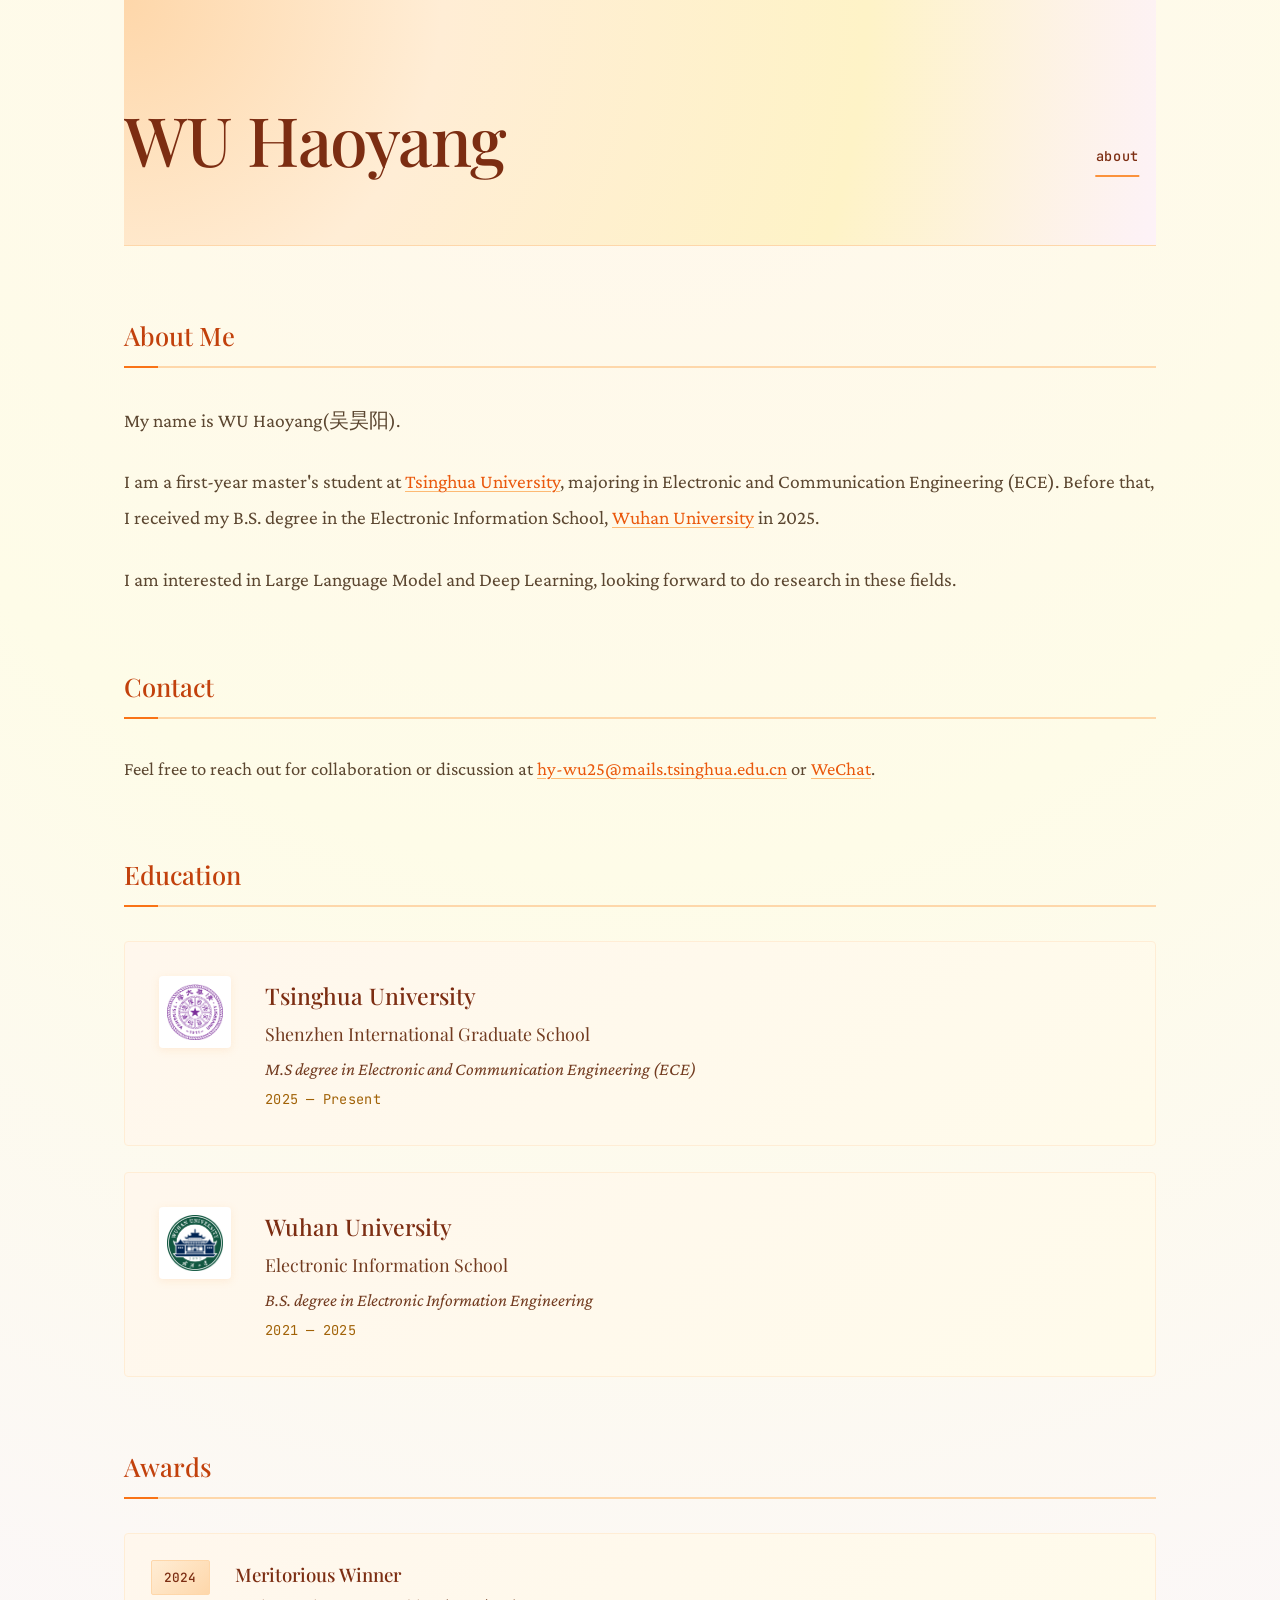
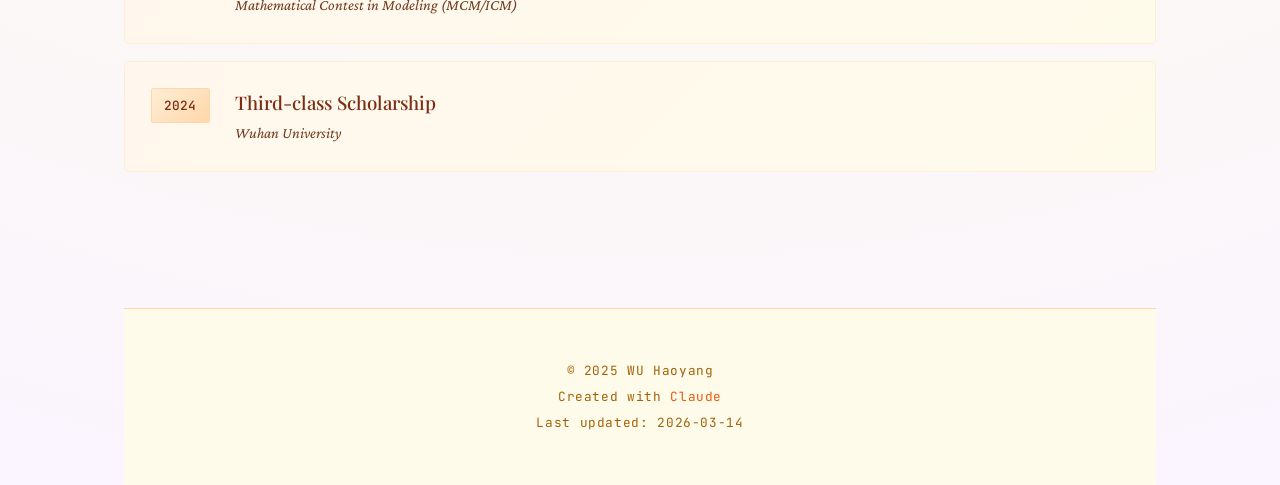
<file: index.html>
<!DOCTYPE html>
<html lang="en">
<head>
    <meta charset="UTF-8">
    <meta name="viewport" content="width=device-width, initial-scale=1.0">
    <meta name="description" content="WU Haoyang - personal homepage and blog, including education, research interests and notes.">
    <meta name="keywords" content="WU Haoyang, Wu Haoyang, Tsinghua University, Wuhan University, 吴昊阳">
    <meta name="robots" content="index,follow">
    <link rel="canonical" href="https://karuiwhy.github.io/">
    <title>WU Haoyang</title>
    <link rel="stylesheet" href="styles.css">
</head>
<body>
    <div class="container">
        <header>
            <div class="header-inner">
                <div>
                    <h1><a href="index.html" class="header-link">WU Haoyang</a></h1>
                </div>
                <nav class="site-nav">
                    <a href="index.html">About</a>
                    <!-- <a href="blog.html">Blog</a> -->
                    <!-- <a href="#projects">Archive</a> -->
                </nav>
            </div>
        </header>

        <main>
            <section class="about">
                <h2>About Me</h2>
                <p>
                    My name is WU Haoyang(吴昊阳).
                </p>
                <p>
                    I am a first-year master's student at <a href="https://www.tsinghua.edu.cn/">Tsinghua University</a>, majoring in Electronic and Communication Engineering (ECE). Before that, I received my B.S. degree in the Electronic Information School, <a href="https://www.whu.edu.cn/">Wuhan University</a> in 2025. 
                </p>
                <p>
                    I am interested in Large Language Model and Deep Learning, looking forward to do research in these fields.
                </p>
            </section>
            <section class="contact">
                <h2>Contact</h2>
                <p>Feel free to reach out for collaboration or discussion at <a href="mailto:hy-wu25@mails.tsinghua.edu.cn">hy-wu25@mails.tsinghua.edu.cn</a> or <span class="wechat-hover">WeChat<span class="wechat-qr"><img src="images/WeChat.jpg" alt="WeChat QR Code"></span></span>.</p>
            </section>
            <section class="education">
                <h2>Education</h2>
                <div class="education-item">
                    <div class="edu-inner">
                        <a href="https://www.tsinghua.edu.cn/" target="_blank" rel="noopener noreferrer" class="logo-link">
                            <img src="images/logo.png" alt="Tsinghua University logo" class="school-logo" />
                        </a>
                        <div class="edu-text">
                            <h3>Tsinghua University</h3>
                            <p class="school">Shenzhen International Graduate School</p>
                            <p class="degree">M.S degree in Electronic and Communication Engineering (ECE)</p>
                            <p class="date">2025 &mdash; Present</p>
                        </div>
                    </div>
                </div>
                <div class="education-item">
                    <div class="edu-inner">
                        <a href="https://www.whu.edu.cn/" target="_blank" rel="noopener noreferrer" class="logo-link">
                            <img src="images/whu.png" alt="Wuhan University logo" class="school-logo" />
                        </a>
                        <div class="edu-text">
                            <h3>Wuhan University</h3>
                            <p class="school">Electronic Information School</p>
                            <p class="degree">B.S. degree in Electronic Information Engineering</p>
                            <p class="date">2021 &mdash; 2025</p>
                        </div>
                    </div>
                </div>
            </section>

            <!-- <section class="research">
                <h2>Research Interests</h2>
                <ul class="research-list">
                    <li>Large Language Model</li>
                    <li>Deep Learning</li>
                </ul>
            </section> -->


        
            <section class="Award">
                <h2>Awards</h2>
                <ul class="Award-list">
                    <li>
                        <span class="award-year">2024</span>
                        <div class="award-content">
                            <span class="award-title">Meritorious Winner</span>
                            <span class="award-meta">Mathematical Contest in Modeling (MCM/ICM)</span>
                        </div>
                    </li>
                    <li>
                        <span class="award-year">2024</span>
                        <div class="award-content">
                            <span class="award-title">Third-class Scholarship</span>
                            <span class="award-meta">Wuhan University</span>
                        </div>
                    </li>
                </ul>
            </section>
        
        </main>

        <footer>
            <p>&copy; 2025 WU Haoyang</p>
            <p>Created with <a href="https://www.claude.com/">Claude</a></p>
            <p>Last updated: 2026-03-14</p>
        </footer>
    </div>
    <script>
    // Highlight active header nav link based on current filename
    (function(){
        try{
            const links = document.querySelectorAll('.site-nav a');
            const current = (location.pathname.split('/').pop() || 'index.html').toLowerCase();
            links.forEach(a => {
                const href = (a.getAttribute('href') || '').split('/').pop().toLowerCase();
                if (!href) return;
                if (href === current || (href === 'index.html' && (current === '' || current === 'index.html'))) {
                    a.classList.add('active');
                }
            });
        }catch(e){/* ignore */}
    })();
    </script>
</body>
</html>
</file>
<file: styles.css>
/* ═══════════════════════════════════════════════════════════════════════════
   Editorial Monograph - A Refined Academic Portfolio
   Typography: Playfair Display + Crimson Pro
   Palette: Warm Orange, Cream Paper
   ═══════════════════════════════════════════════════════════════════════════ */

@import url('https://fonts.googleapis.com/css2?family=Playfair+Display:ital,wght@0,400;0,500;0,600;0,700;1,400;1,500&family=Crimson+Pro:ital,wght@0,300;0,400;0,500;0,600;1,300;1,400;1,500&family=JetBrains+Mono:wght@400;500&display=swap');

:root {
  /* Warm orange palette */
  --orange-900: #7c2d12;
  --orange-800: #9a3412;
  --orange-700: #c2410c;
  --orange-600: #ea580c;
  --orange-500: #f97316;
  --orange-400: #fb923c;
  --orange-300: #fdba74;
  --orange-200: #fed7aa;
  --orange-100: #ffedd5;

  /* Brown text tones */
  --brown-900: #5b4630;
  --brown-800: #6b4f34;
  --brown-700: #723b20;
  --brown-600: #8b5a2b;

  /* Cream paper tones */
  --paper: #fffdf8;
  --paper-warm: #fff7ed;
  --paper-cream: #fffbeb;
  --paper-rose: #fdf2f8;

  /* Semantic */
  --text-primary: var(--brown-900);
  --text-secondary: var(--brown-800);
  --text-muted: #a16207;
  --accent: var(--orange-500);
  --accent-light: var(--orange-300);

  /* Spacing scale */
  --space-xs: 0.25rem;
  --space-sm: 0.5rem;
  --space-md: 1rem;
  --space-lg: 1.5rem;
  --space-xl: 2rem;
  --space-2xl: 3rem;
  --space-3xl: 4rem;
  --space-4xl: 6rem;

  /* Typography */
  --font-display: 'Playfair Display', 'SimSun', '宋体', Georgia, 'Times New Roman', serif;
  --font-body: 'Crimson Pro', 'KaiTi', '楷体', 'SimSun', '宋体', Georgia, serif;
  --font-mono: 'JetBrains Mono', 'Consolas', monospace;

  /* Transitions */
  --ease-out: cubic-bezier(0.16, 1, 0.3, 1);
  --ease-in-out: cubic-bezier(0.65, 0, 0.35, 1);
}

/* Reset */
*, *::before, *::after {
  margin: 0;
  padding: 0;
  box-sizing: border-box;
}

html {
  scroll-behavior: smooth;
  font-size: 17px;
}

@media (max-width: 768px) {
  html { font-size: 16px; }
}

/* ═══════════════════════════════════════════════════════════════════════════
   Base & Layout
   ═══════════════════════════════════════════════════════════════════════════ */

body {
  font-family: var(--font-body);
  font-weight: 400;
  line-height: 1.7;
  color: var(--text-primary);
  background: radial-gradient(circle at top, #fff7ed 0%, #fefce8 40%, #faf5ff 100%);
  min-height: 100vh;
}

.container {
  max-width: 1100px;
  margin: 0 auto;
  padding: 0 var(--space-xl);
}

/* ═══════════════════════════════════════════════════════════════════════════
   Header - Hero Style
   ═══════════════════════════════════════════════════════════════════════════ */

header {
  position: relative;
  padding: var(--space-4xl) 0 var(--space-3xl);
  border-bottom: 1px solid var(--orange-200);
  overflow: hidden;
  background: radial-gradient(circle at top left, #fed7aa 0%, #ffedd5 30%, #fef3c7 70%, #fdf2f8 100%);
}

header::before {
  content: '';
  position: absolute;
  top: 0;
  left: 0;
  right: 0;
  bottom: 0;
  background: transparent;
  pointer-events: none;
}

.header-inner {
  position: relative;
  display: grid;
  grid-template-columns: 1fr auto;
  gap: var(--space-xl);
  align-items: end;
}

@media (max-width: 640px) {
  .header-inner {
    grid-template-columns: 1fr;
    gap: var(--space-lg);
  }
}

header h1 {
  font-family: var(--font-display);
  font-size: clamp(2.5rem, 6vw, 4rem);
  font-weight: 500;
  letter-spacing: -0.02em;
  color: var(--orange-900);
  line-height: 1.1;
}

header .header-link {
  color: inherit;
  text-decoration: none;
  position: relative;
  display: inline-block;
}

header .header-link::after {
  content: '';
  position: absolute;
  bottom: 0.1em;
  left: 0;
  width: 0;
  height: 2px;
  background: var(--orange-500);
  transition: width 0.4s var(--ease-out);
}

header .header-link:hover::after {
  width: 100%;
}

.header-subtitle {
  font-family: var(--font-mono);
  font-size: 0.75rem;
  letter-spacing: 0.15em;
  text-transform: uppercase;
  color: var(--text-muted);
  margin-top: var(--space-md);
}

/* Navigation */
.site-nav {
  display: flex;
  gap: var(--space-xs);
  align-items: center;
}

.site-nav a {
  font-family: var(--font-mono);
  font-size: 0.8rem;
  font-weight: 500;
  letter-spacing: 0.05em;
  text-transform: lowercase;
  color: var(--text-secondary);
  text-decoration: none;
  padding: var(--space-sm) var(--space-md);
  position: relative;
  transition: color 0.25s ease;
}

.site-nav a::before {
  content: '';
  position: absolute;
  bottom: 0;
  left: 50%;
  width: 0;
  height: 1px;
  background: var(--orange-400);
  transform: translateX(-50%);
  transition: width 0.3s var(--ease-out);
}

.site-nav a:hover {
  color: var(--orange-900);
}

.site-nav a:hover::before {
  width: calc(100% - var(--space-md) * 2);
}

.site-nav a.active {
  color: var(--orange-900);
}

.site-nav a.active::before {
  width: calc(100% - var(--space-md) * 2);
  height: 2px;
}

@media (max-width: 640px) {
  .site-nav {
    flex-wrap: wrap;
    justify-content: flex-start;
  }
}

/* ═══════════════════════════════════════════════════════════════════════════
   Main Content
   ═══════════════════════════════════════════════════════════════════════════ */

main {
  padding: var(--space-3xl) 0;
}

section {
  margin-bottom: var(--space-3xl);
  opacity: 0;
  transform: translateY(20px);
  animation: fadeUp 0.6s var(--ease-out) forwards;
}

section:nth-child(1) { animation-delay: 0.1s; }
section:nth-child(2) { animation-delay: 0.2s; }
section:nth-child(3) { animation-delay: 0.3s; }
section:nth-child(4) { animation-delay: 0.4s; }

@keyframes fadeUp {
  to {
    opacity: 1;
    transform: translateY(0);
  }
}

@media (prefers-reduced-motion: reduce) {
  section {
    opacity: 1;
    transform: none;
    animation: none;
  }
}

h2 {
  font-family: var(--font-display);
  font-size: 1.5rem;
  font-weight: 500;
  color: var(--orange-700);
  margin-bottom: var(--space-xl);
  padding-bottom: var(--space-sm);
  border-bottom: 2px solid var(--orange-200);
  position: relative;
}

h2::after {
  content: '';
  position: absolute;
  bottom: -2px;
  left: 0;
  width: 2rem;
  height: 2px;
  background: var(--orange-500);
}

/* Links in content */
main a {
  color: var(--orange-600);
  text-decoration: underline;
  text-decoration-color: var(--orange-300);
  text-underline-offset: 0.15em;
  text-decoration-thickness: 1px;
  transition: all 0.2s ease;
}

main a:hover {
  color: var(--orange-700);
  text-decoration-color: var(--orange-500);
  text-decoration-thickness: 2px;
  background-color: rgba(254, 243, 199, 0.5);
}

/* ═══════════════════════════════════════════════════════════════════════════
   About Section
   ═══════════════════════════════════════════════════════════════════════════ */

.about p {
  font-size: 1.15rem;
  line-height: 1.85;
  color: var(--brown-900);
}

.about p + p {
  margin-top: var(--space-lg);
}

/* ═══════════════════════════════════════════════════════════════════════════
   Education Section - Card Style
   ═══════════════════════════════════════════════════════════════════════════ */

.education-item {
  position: relative;
  padding: var(--space-xl);
  margin-bottom: var(--space-lg);
  background: linear-gradient(135deg, var(--paper-warm), var(--paper-cream));
  border: 1px solid var(--orange-100);
  border-radius: 4px;
  transition: all 0.3s var(--ease-out);
}

.education-item::before {
  content: '';
  position: absolute;
  left: 0;
  top: 0;
  bottom: 0;
  width: 3px;
  background: linear-gradient(180deg, var(--orange-400), var(--orange-300));
  border-radius: 4px 0 0 4px;
  opacity: 0;
  transition: opacity 0.3s ease;
}

.education-item:hover {
  border-color: var(--orange-200);
  box-shadow: 0 12px 28px rgba(248, 171, 88, 0.28);
  transform: translateX(4px);
}

.education-item:hover::before {
  opacity: 1;
}

.education-item:last-child {
  margin-bottom: 0;
}

.edu-inner {
  display: flex;
  align-items: flex-start;
  gap: var(--space-xl);
}

@media (max-width: 480px) {
  .edu-inner {
    flex-direction: column;
    gap: var(--space-md);
  }
}

.logo-link {
  flex-shrink: 0;
  text-decoration: none !important;
}

.school-logo {
  width: 72px;
  height: 72px;
  object-fit: contain;
  border-radius: 4px;
  background: white;
  padding: 8px;
  box-shadow: 0 2px 8px rgba(248, 171, 88, 0.15);
  transition: transform 0.3s var(--ease-out);
}

.education-item:hover .school-logo {
  transform: scale(1.05);
}

.edu-text h3 {
  font-family: var(--font-display);
  font-size: 1.35rem;
  font-weight: 500;
  color: var(--orange-900);
  margin-bottom: var(--space-xs);
}

.edu-text .school {
  font-family: var(--font-display);
  font-size: 1.05rem;
  color: var(--brown-700);
  margin-bottom: var(--space-xs);
}

.edu-text .degree {
  font-size: 1.05rem;
  color: var(--brown-700);
  margin-bottom: var(--space-xs);
  font-style: italic;
}

.edu-text .date {
  font-family: var(--font-mono);
  font-size: 0.8rem;
  color: #a16207;
  letter-spacing: 0.02em;
}

/* ═══════════════════════════════════════════════════════════════════════════
   Research Section - List Style
   ═══════════════════════════════════════════════════════════════════════════ */

.research-list {
  list-style: none;
  display: grid;
  gap: var(--space-md);
}

.research-list li {
  position: relative;
  padding-left: var(--space-xl);
  font-size: 1.05rem;
  color: var(--brown-900);
  line-height: 1.6;
}

.research-list li::before {
  content: '';
  position: absolute;
  left: 0;
  top: 0.5em;
  width: 8px;
  height: 8px;
  background: radial-gradient(circle at center, var(--orange-200) 0%, var(--orange-400) 45%, var(--orange-500) 100%);
  border-radius: 50%;
}

.research-list li:last-child::after {
  display: none;
}

/* ════════════════════════════════════════════════════════════════════════════
   Award Section
   ═══════════════════════════════════════════════════════════════════════════ */

.Award-list {
  list-style: none;
  padding: 0;
  margin: 0;
  display: grid;
  gap: var(--space-md);
}

.Award-list li {
  position: relative;
  display: flex;
  align-items: flex-start;
  gap: var(--space-lg);
  padding: var(--space-lg);
  background: linear-gradient(135deg, var(--paper-warm), var(--paper-cream));
  border: 1px solid var(--orange-100);
  border-radius: 4px;
  transition: all 0.3s var(--ease-out);
}

.Award-list li::before {
  content: '';
  position: absolute;
  left: 0;
  top: 0;
  bottom: 0;
  width: 3px;
  background: linear-gradient(180deg, var(--orange-500), var(--orange-300));
  border-radius: 4px 0 0 4px;
  opacity: 0;
  transition: opacity 0.3s ease;
}

.Award-list li:hover {
  border-color: var(--orange-200);
  box-shadow: 0 10px 24px rgba(248, 171, 88, 0.28);
  transform: translateX(4px);
}

.Award-list li:hover::before {
  opacity: 1;
}

.award-year {
  flex-shrink: 0;
  font-family: var(--font-mono);
  font-size: 0.75rem;
  font-weight: 500;
  letter-spacing: 0.02em;
  color: var(--orange-900);
  padding: 6px 12px;
  border-radius: 2px;
  background: linear-gradient(135deg, var(--orange-100), var(--orange-200));
  border: 1px solid var(--orange-200);
}

.award-content {
  display: flex;
  flex-direction: column;
  gap: 4px;
  padding-top: 2px;
}

.award-title {
  font-family: var(--font-display);
  font-size: 1.1rem;
  font-weight: 500;
  color: var(--orange-900);
  line-height: 1.4;
}

.award-meta {
  font-size: 0.9rem;
  color: var(--brown-700);
  font-style: italic;
}

@media (max-width: 480px) {
  .Award-list li {
    padding: var(--space-md);
    gap: var(--space-md);
  }

  .award-year {
    font-size: 0.7rem;
    padding: 4px 8px;
  }

  .award-title {
    font-size: 1rem;
  }
}

/* ═══════════════════════════════════════════════════════════════════════════
   Contact Section
   ═══════════════════════════════════════════════════════════════════════════ */

.contact p {
  font-size: 1.1rem;
  color: var(--brown-900);
}

/* WeChat hover tooltip */
.wechat-hover {
  position: relative;
  color: var(--orange-600);
  cursor: pointer;
  text-decoration: underline;
  text-decoration-color: var(--orange-300);
  text-underline-offset: 0.15em;
  text-decoration-thickness: 1px;
  transition: all 0.2s ease;
}

.wechat-hover:hover {
  color: var(--orange-700);
  text-decoration-color: var(--orange-500);
  text-decoration-thickness: 2px;
  background-color: rgba(254, 243, 199, 0.5);
}

.wechat-qr {
  position: absolute;
  bottom: 100%;
  left: 50%;
  transform: translateX(-50%);
  padding: 8px;
  background: white;
  border: 1px solid var(--orange-200);
  border-radius: 8px;
  box-shadow: 0 10px 30px rgba(0, 0, 0, 0.15);
  opacity: 0;
  visibility: hidden;
  transition: all 0.3s var(--ease-out);
  z-index: 100;
  margin-bottom: 10px;
}

.wechat-qr::after {
  content: '';
  position: absolute;
  top: 100%;
  left: 50%;
  transform: translateX(-50%);
  border: 8px solid transparent;
  border-top-color: white;
}

.wechat-qr img {
  display: block;
  width: 150px;
  height: 150px;
  object-fit: contain;
}

.wechat-hover:hover .wechat-qr {
  opacity: 1;
  visibility: visible;
}

/* ═══════════════════════════════════════════════════════════════════════════
   Blog Section
   ═══════════════════════════════════════════════════════════════════════════ */

.blog-intro {
  font-size: 1.1rem;
  color: var(--brown-800);
  font-style: italic;
  margin-bottom: var(--space-xl);
}

.post {
  position: relative;
  padding: var(--space-xl);
  margin-bottom: var(--space-lg);
  background: linear-gradient(135deg, var(--paper-cream), var(--paper-rose));
  border: 1px solid rgba(253, 224, 171, 0.9);
  border-radius: 4px;
  transition: all 0.3s var(--ease-out);
}

.post:hover {
  border-color: var(--orange-200);
  box-shadow: 0 14px 32px rgba(248, 171, 88, 0.35);
}

.post:last-child {
  margin-bottom: 0;
}

.post-title {
  font-family: var(--font-display);
  font-size: 1.4rem;
  font-weight: 500;
  color: var(--orange-900);
  margin-bottom: var(--space-xs);
  transition: color 0.2s ease;
}

.post:hover .post-title {
  color: var(--orange-700);
}

.post-date {
  font-family: var(--font-mono);
  font-size: 0.75rem;
  letter-spacing: 0.05em;
  color: #a16207;
  margin-bottom: var(--space-md);
}

.post-tags {
  display: flex;
  flex-wrap: wrap;
  gap: var(--space-sm);
  margin-bottom: var(--space-md);
}

.post-tag {
  font-family: var(--font-mono);
  font-size: 0.7rem;
  letter-spacing: 0.03em;
  padding: var(--space-xs) var(--space-sm);
  background: rgba(254, 243, 199, 0.9);
  color: #92400e;
  border-radius: 2px;
  border: 1px solid rgba(253, 224, 171, 0.9);
  transition: all 0.2s ease;
}

.post:hover .post-tag {
  border-color: var(--orange-200);
  color: var(--orange-900);
}

.post-content {
  color: var(--brown-900);
  line-height: 1.75;
  margin-bottom: var(--space-md);
}

.post-full {
  margin-top: var(--space-lg);
  padding-top: var(--space-lg);
  border-top: 1px solid var(--orange-100);
  color: var(--brown-900);
  line-height: 1.8;
}

.post-full h1, .post-full h2, .post-full h3 {
  font-family: var(--font-display);
  color: var(--orange-900);
  margin: var(--space-lg) 0 var(--space-md);
}

.post-full h2 { font-size: 1.3rem; }
.post-full h3 { font-size: 1.1rem; }

.post-full p {
  margin-bottom: var(--space-md);
}

.post-full code {
  font-family: var(--font-mono);
  font-size: 0.9em;
  padding: 0.1em 0.4em;
  background: rgba(254, 243, 199, 0.5);
  border-radius: 3px;
}

.post-full pre {
  font-family: var(--font-mono);
  font-size: 0.85rem;
  padding: var(--space-md);
  background: var(--orange-900);
  color: var(--paper-cream);
  border-radius: 4px;
  overflow-x: auto;
  margin: var(--space-lg) 0;
}

.post-full pre code {
  background: transparent;
  padding: 0;
}

.read-more {
  font-family: var(--font-mono);
  font-size: 0.8rem;
  font-weight: 500;
  letter-spacing: 0.03em;
  padding: var(--space-sm) var(--space-lg);
  background: linear-gradient(135deg, var(--orange-400), var(--orange-500));
  color: var(--paper-cream);
  border: none;
  border-radius: 2px;
  cursor: pointer;
  transition: all 0.25s ease;
}

.read-more:hover {
  background: linear-gradient(135deg, var(--orange-500), var(--orange-600));
  box-shadow: 0 10px 22px rgba(248, 113, 22, 0.45);
}

/* ═══════════════════════════════════════════════════════════════════════════
   Footer
   ═══════════════════════════════════════════════════════════════════════════ */

footer {
  padding: var(--space-2xl) 0;
  border-top: 1px solid var(--orange-200);
  text-align: center;
  background: var(--paper-cream);
}

footer p {
  font-family: var(--font-mono);
  font-size: 0.75rem;
  letter-spacing: 0.05em;
  color: #a16207;
  margin-bottom: var(--space-xs);
}

footer p:last-child {
  margin-bottom: 0;
}

footer a {
  color: var(--orange-600);
  text-decoration: none;
}

footer a:hover {
  color: var(--orange-700);
}

/* ═══════════════════════════════════════════════════════════════════════════
   Utilities & Hidden Elements
   ═══════════════════════════════════════════════════════════════════════════ */

.social-links,
.visitor-map,
.visitor-map p,
.map-container {
  display: none;
}

/* ═══════════════════════════════════════════════════════════════════════════
   Responsive Adjustments
   ═══════════════════════════════════════════════════════════════════════════ */

@media (max-width: 768px) {
  header {
    padding: var(--space-3xl) 0 var(--space-2xl);
  }

  .container {
    padding: 0 var(--space-lg);
  }

  main {
    padding: var(--space-2xl) 0;
  }

  section {
    margin-bottom: var(--space-2xl);
  }

  .about p {
    font-size: 1.1rem;
  }

  .education-item {
    padding: var(--space-lg);
  }

  .school-logo {
    width: 56px;
    height: 56px;
  }
}

@media (max-width: 480px) {
  html {
    font-size: 15px;
  }

  header {
    padding: var(--space-2xl) 0 var(--space-xl);
  }

  .header-inner {
    gap: var(--space-md);
  }

  header h1 {
    font-size: 2rem;
  }

  .site-nav a {
    padding: var(--space-xs) var(--space-sm);
    font-size: 0.75rem;
  }

  main {
    padding: var(--space-xl) 0;
  }

  section {
    margin-bottom: var(--space-xl);
  }

  h2 {
    font-size: 1.3rem;
  }

  .post {
    padding: var(--space-lg);
  }

  .post-title {
    font-size: 1.2rem;
  }
}

/* ═══════════════════════════════════════════════════════════════════════════
   Print Styles
   ═══════════════════════════════════════════════════════════════════════════ */

@media print {
  body {
    background: white;
    font-size: 11pt;
  }

  .container {
    max-width: none;
    padding: 0;
  }

  header::before,
  section::after {
    display: none;
  }

  section {
    animation: none;
    opacity: 1;
    transform: none;
    break-inside: avoid;
  }

  a {
    text-decoration: none;
    color: var(--orange-900);
  }

  .site-nav {
    display: none;
  }
}
</file>
